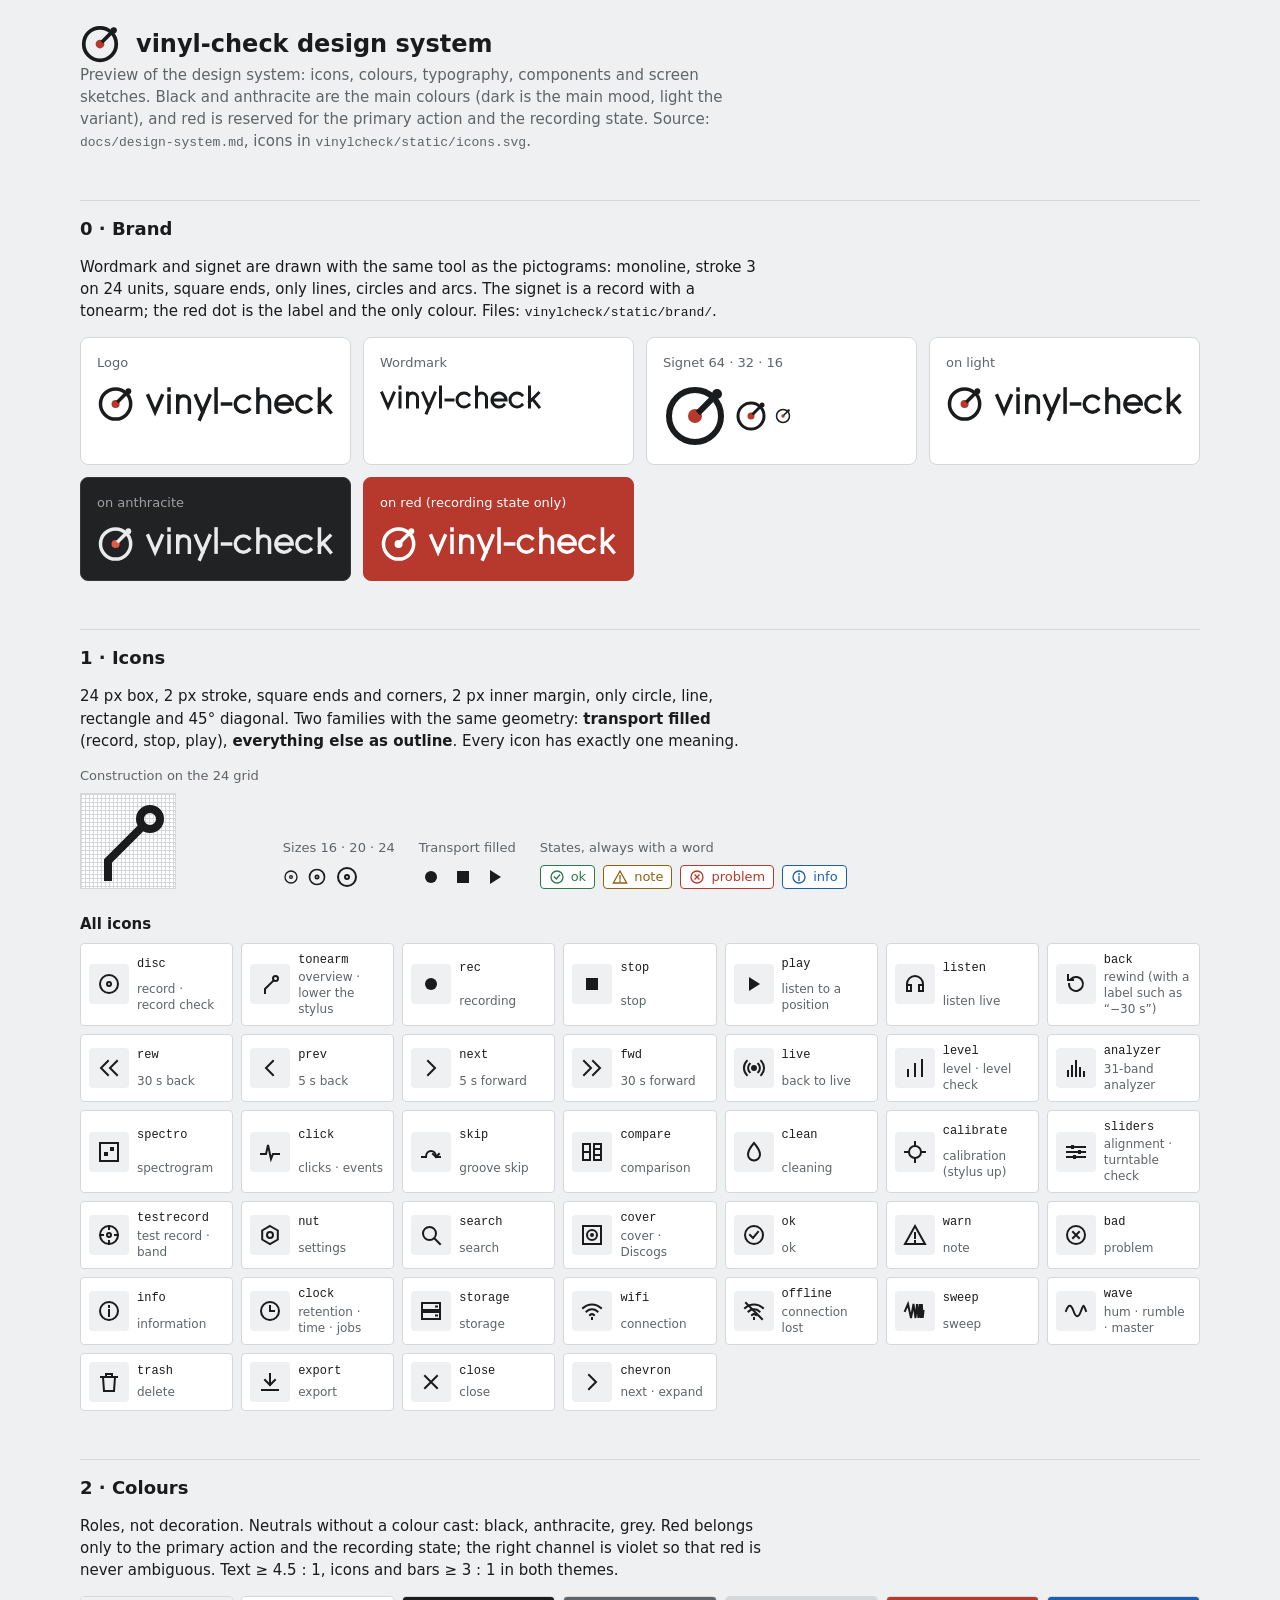
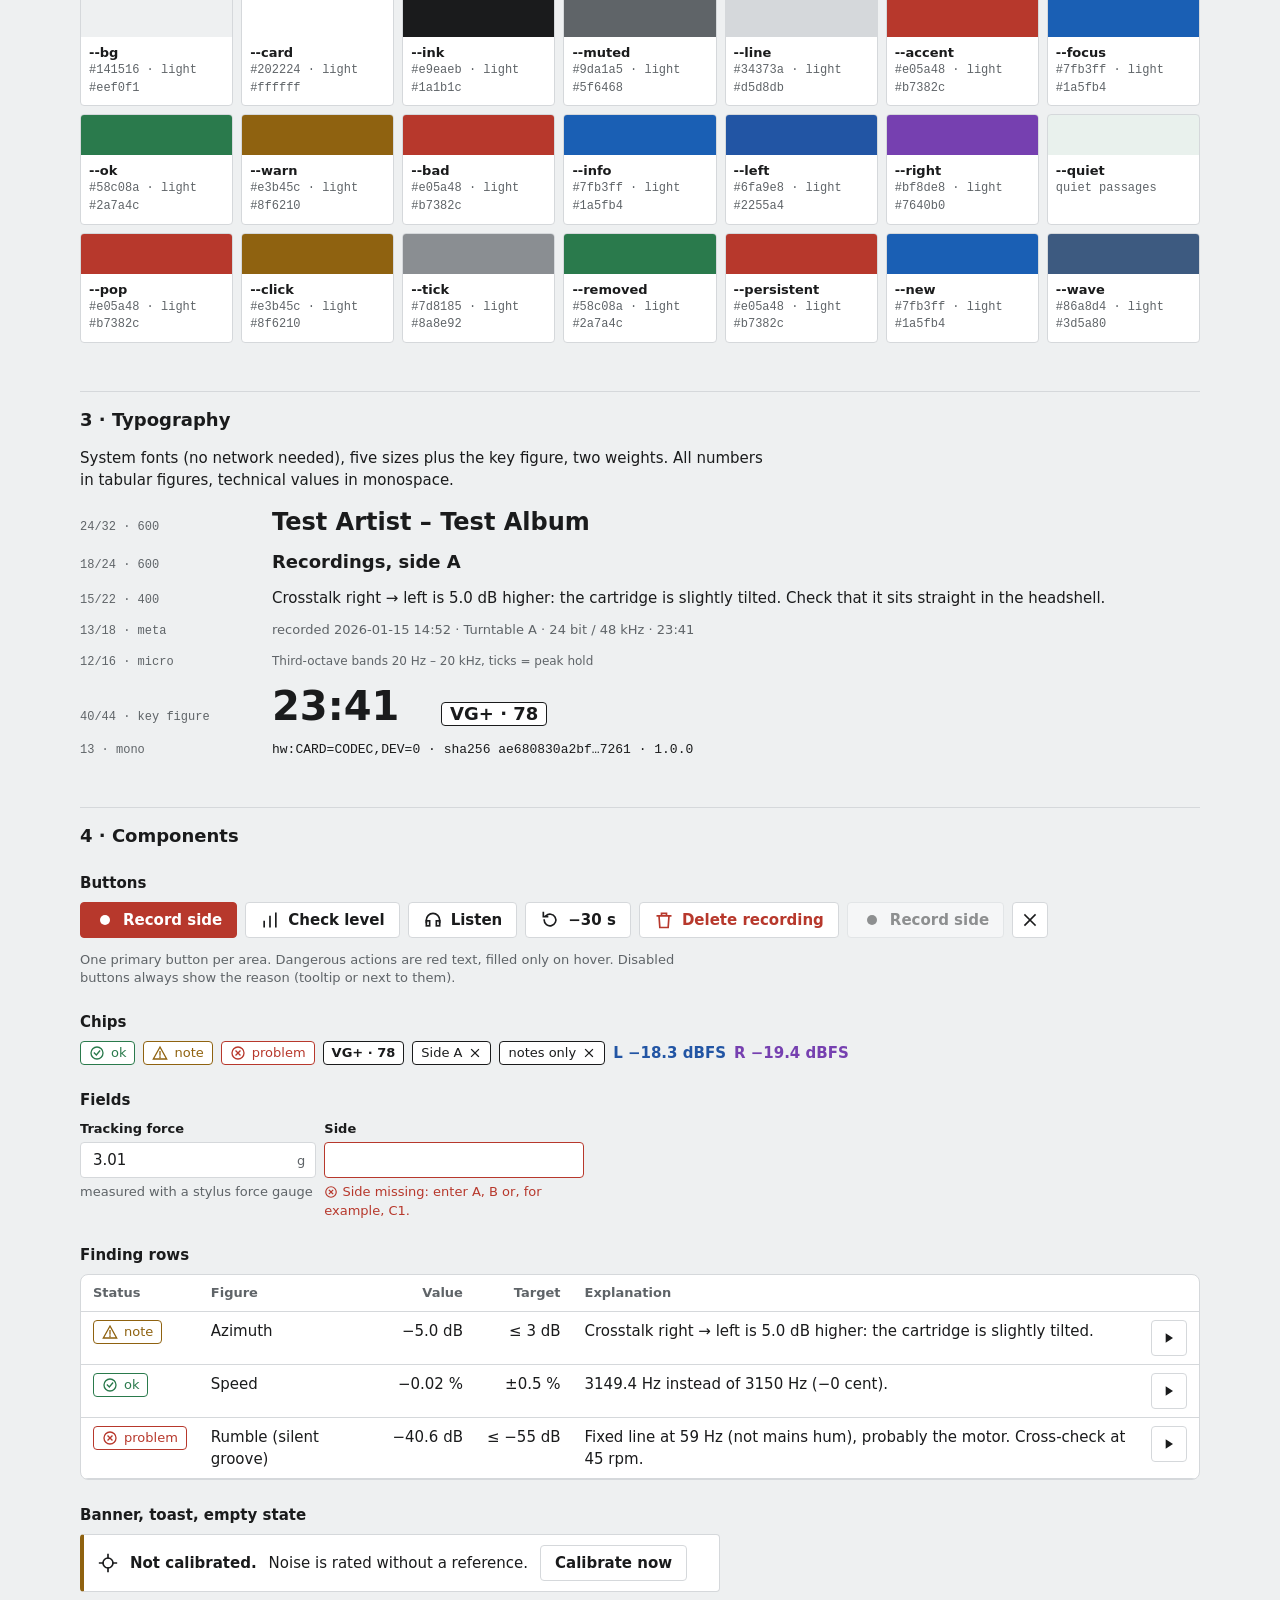
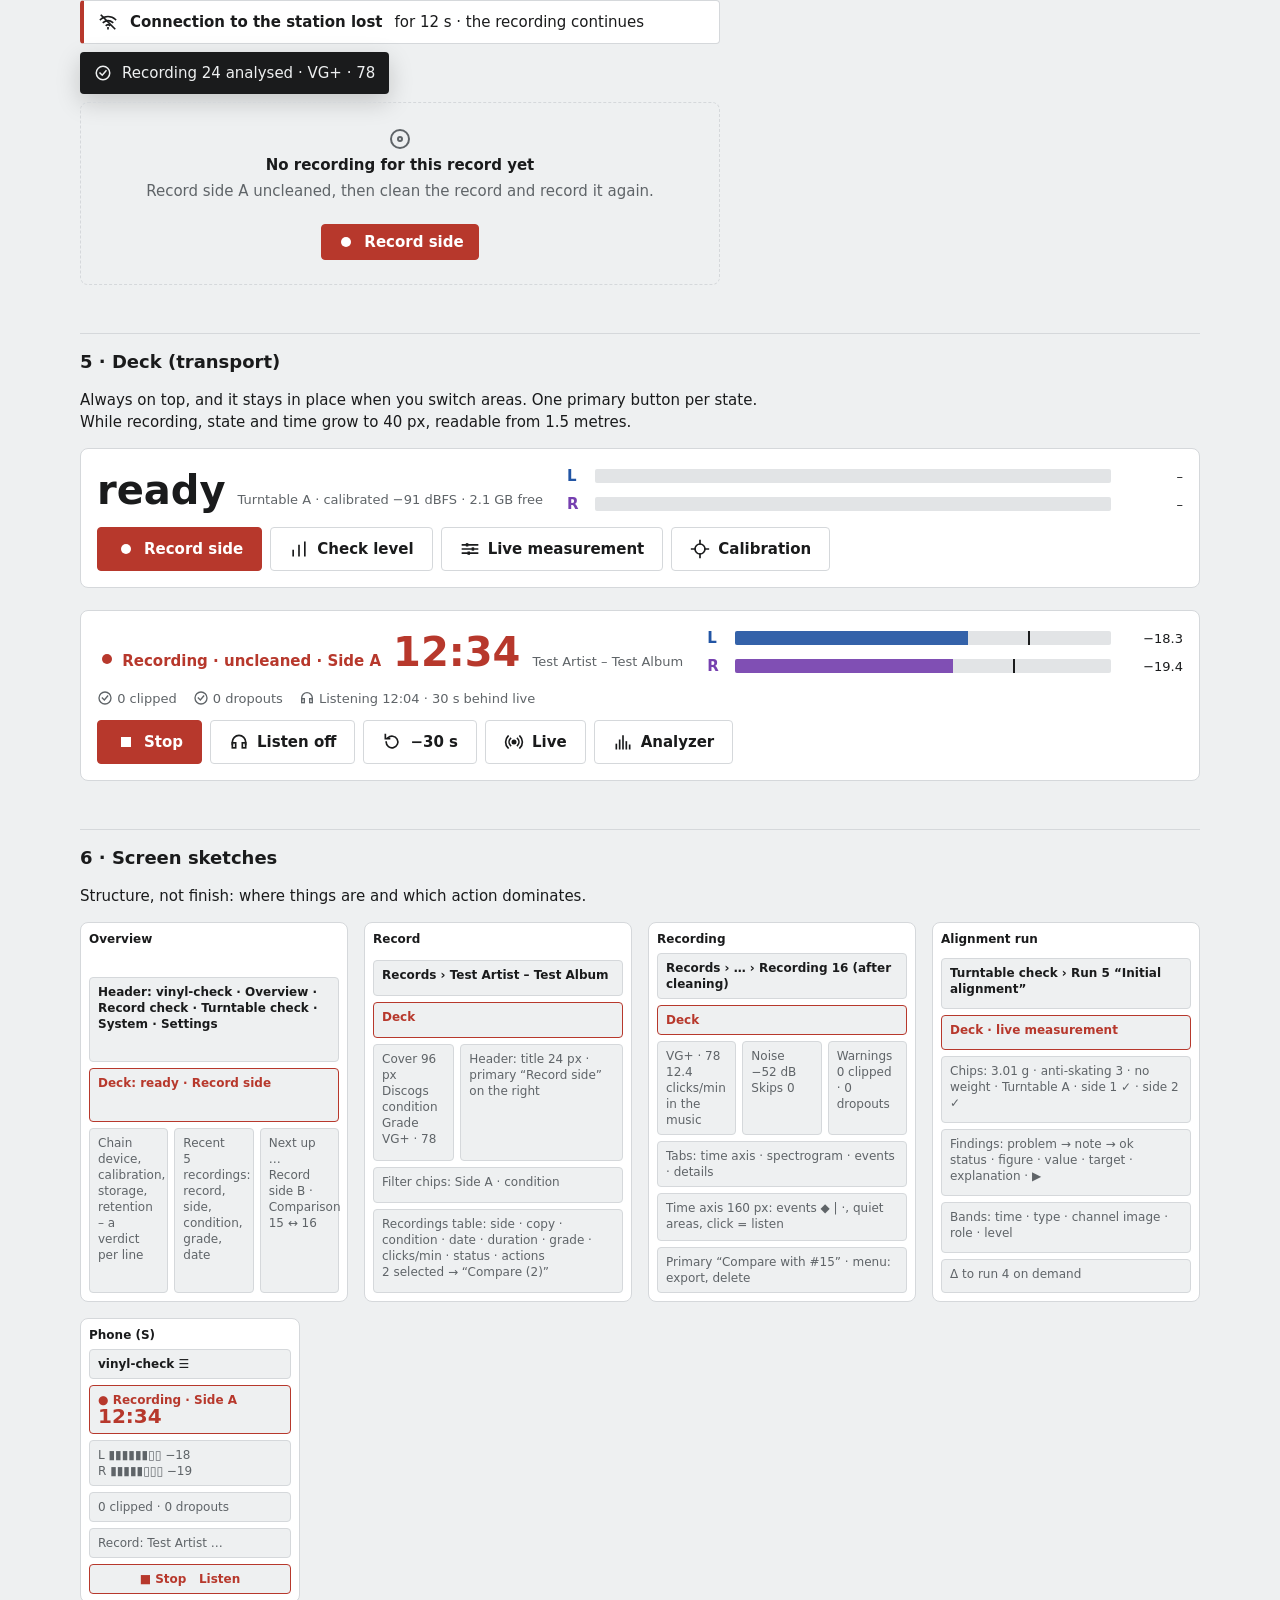
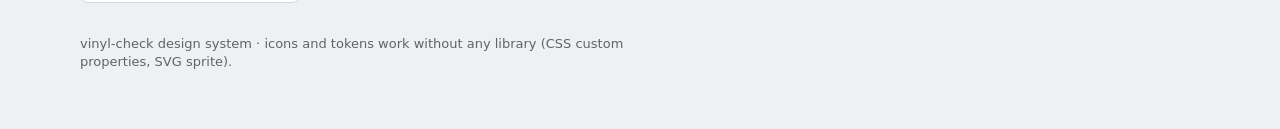
<file: docs/design-preview.html>
<!doctype html>
<html lang="en">
<meta charset="utf-8">
<meta name="viewport" content="width=device-width, initial-scale=1">
<title>vinyl-check design system</title>
<style>
/* Layout: sections in one column of at most 1120 px, previewing the tokens from docs/design-system.md.
   Dark (black/anthracite) is the main mood and light the variant; red only for the primary action and recording. */
:root {
  --bg:#141516; --card:#202224; --ink:#e9eaeb; --muted:#9da1a5; --line:#34373a;
  --accent:#e05a48; --accent-ink:#141516; --focus:#7fb3ff;
  --ok:#58c08a; --warn:#e3b45c; --bad:#e05a48; --info:#7fb3ff;
  --left:#6fa9e8; --right:#bf8de8; --quiet:rgba(88,192,138,.12); --meter-bg:#2b2e31;
  --pop:#e05a48; --click:#e3b45c; --tick:#7d8185;
  --removed:#58c08a; --persistent:#e05a48; --new:#7fb3ff; --wave:#86a8d4;
  --sans: system-ui, -apple-system, "Segoe UI", Roboto, sans-serif;
  --mono: ui-monospace, "SF Mono", Menlo, Consolas, monospace;
  color-scheme: dark;
}
@media (prefers-color-scheme: light) { :root:not([data-theme="dark"]) {
  --bg:#eef0f1; --card:#ffffff; --ink:#1a1b1c; --muted:#5f6468; --line:#d5d8db;
  --accent:#b7382c; --accent-ink:#ffffff; --focus:#1a5fb4;
  --ok:#2a7a4c; --warn:#8f6210; --bad:#b7382c; --info:#1a5fb4;
  --left:#2255a4; --right:#7640b0; --quiet:rgba(42,122,76,.10); --meter-bg:#e2e4e6;
  --pop:#b7382c; --click:#8f6210; --tick:#8a8e92;
  --removed:#2a7a4c; --persistent:#b7382c; --new:#1a5fb4; --wave:#3d5a80; color-scheme: light; } }
:root[data-theme="light"] {
  --bg:#eef0f1; --card:#ffffff; --ink:#1a1b1c; --muted:#5f6468; --line:#d5d8db;
  --accent:#b7382c; --accent-ink:#ffffff; --focus:#1a5fb4;
  --ok:#2a7a4c; --warn:#8f6210; --bad:#b7382c; --info:#1a5fb4;
  --left:#2255a4; --right:#7640b0; --quiet:rgba(42,122,76,.10); --meter-bg:#e2e4e6;
  --pop:#b7382c; --click:#8f6210; --tick:#8a8e92;
  --removed:#2a7a4c; --persistent:#b7382c; --new:#1a5fb4; --wave:#3d5a80; color-scheme: light; }
* { box-sizing: border-box; }
body { margin:0; background:var(--bg); color:var(--ink); font:15px/1.47 var(--sans); font-variant-numeric: tabular-nums;
  padding-left:max(16px, env(safe-area-inset-left, 0px)); padding-right:max(16px, env(safe-area-inset-right, 0px)); padding-block: 0 48px; }
.wrap { max-width:1120px; margin:0 auto; }
h1 { font-size:24px; line-height:32px; margin:24px 0 4px; font-weight:600; text-wrap:balance; }
h2 { font-size:18px; line-height:24px; margin:48px 0 12px; font-weight:600; padding-top:16px; border-top:1px solid var(--line); }
h3 { font-size:15px; line-height:22px; margin:24px 0 8px; font-weight:600; }
p, li { max-width:72ch; } .lead { color:var(--muted); margin:0 0 8px; }
.meta { font-size:13px; line-height:18px; color:var(--muted); }
code, .mono { font-family:var(--mono); font-size:13px; }
a { color:var(--info); }
:focus-visible { outline:2px solid var(--focus); outline-offset:2px; }
.i { display:inline-block; vertical-align:-0.2em; flex:none; }
/* Brand */
.brand { display:grid; grid-template-columns:repeat(auto-fit, minmax(260px, 1fr)); gap:12px; }
.bcard { background:var(--card); border:1px solid var(--line); border-radius:8px; padding:16px; display:grid; gap:12px; align-content:start; min-width:0; }
.bcard.forced-light { background:#ffffff; color:#1a1b1c; --accent:#b7382c; border-color:#d5d8db; }
.bcard.forced-light .meta { color:#5f6468; }
.bcard.forced-dark { background:#202224; color:#e9eaeb; --accent:#e05a48; border-color:#34373a; }
.bcard.forced-dark .meta { color:#9da1a5; }
.bcard.forced-accent { background:#b7382c; color:#ffffff; --accent:#ffffff; border-color:#b7382c; }
.bcard.forced-accent .meta { color:#ffffff; }
/* Icons */
.icons { display:grid; grid-template-columns:repeat(auto-fill, minmax(150px, 1fr)); gap:8px; }
.ic { display:grid; grid-template-columns:40px 1fr; grid-template-rows:auto auto; column-gap:8px; align-items:center; padding:8px; background:var(--card); border:1px solid var(--line); border-radius:4px; min-width:0; }
.ic-box { grid-row:1 / span 2; width:40px; height:40px; display:flex; align-items:center; justify-content:center; border-radius:4px; background:var(--bg); }
.ic code { font-size:12px; } .ic span { font-size:12px; line-height:16px; color:var(--muted); }
.row { display:flex; flex-wrap:wrap; gap:8px; align-items:center; }
.grid24 { width:96px; height:96px; background-color:var(--card); border:1px solid var(--line);
  background-image:linear-gradient(var(--line) 1px, transparent 1px), linear-gradient(90deg, var(--line) 1px, transparent 1px); background-size:4px 4px; display:flex; align-items:center; justify-content:center; }
.grid24 svg { width:96px; height:96px; }
.fam { display:flex; gap:24px; flex-wrap:wrap; align-items:flex-end; }
.fam > div { display:flex; flex-direction:column; gap:8px; align-items:flex-start; }
/* Colours */
.sw { display:grid; grid-template-columns:repeat(auto-fill, minmax(150px, 1fr)); gap:8px; }
.sw > div { border:1px solid var(--line); border-radius:4px; overflow:hidden; background:var(--card); min-width:0; }
.sw i { display:block; height:40px; }
.sw b { display:block; padding:6px 8px 0; font-size:13px; font-weight:600; }
.sw span { display:block; padding:0 8px 8px; font-size:12px; color:var(--muted); font-family:var(--mono); }
/* Typography */
.type { display:grid; gap:12px; }
.type > div { display:grid; grid-template-columns:minmax(120px, 180px) 1fr; gap:12px; align-items:baseline; min-width:0; }
.type small { font-size:12px; color:var(--muted); font-family:var(--mono); }
.t-title { font-size:24px; line-height:32px; font-weight:600; } .t-h2 { font-size:18px; line-height:24px; font-weight:600; }
.t-body { font-size:15px; line-height:22px; } .t-meta { font-size:13px; line-height:18px; color:var(--muted); }
.t-micro { font-size:12px; line-height:16px; color:var(--muted); } .t-kpi { font-size:40px; line-height:44px; font-weight:600; }
/* Components */
button { font:inherit; font-weight:600; min-height:36px; padding:0 14px; border-radius:4px; border:1px solid var(--line); background:var(--card); color:var(--ink); display:inline-flex; align-items:center; gap:8px; cursor:pointer; }
button.primary { background:var(--accent); border-color:var(--accent); color:var(--accent-ink); }
button.danger { color:var(--bad); } button.danger:hover { background:var(--bad); color:var(--accent-ink); border-color:var(--bad); }
button:disabled { opacity:.45; cursor:default; } button.big { min-height:44px; padding:0 18px; }
button.icon { width:36px; padding:0; justify-content:center; }
.chip { display:inline-flex; align-items:center; gap:6px; font-size:13px; line-height:18px; padding:2px 8px; border-radius:4px; border:1px solid currentColor; background:var(--card); }
.chip.ok { color:var(--ok); } .chip.warn { color:var(--warn); } .chip.bad { color:var(--bad); } .chip.info { color:var(--info); }
.chip.grade { color:var(--ink); font-weight:600; } .chip.filter { color:var(--ink); }
.L { color:var(--left); font-weight:600; } .R { color:var(--right); font-weight:600; }
.field { display:grid; gap:4px; max-width:260px; } .field label { font-weight:600; font-size:13px; }
.field .in { display:flex; align-items:center; border:1px solid var(--line); border-radius:4px; background:var(--card); min-height:36px; padding:0 10px; gap:8px; }
.field .in input { border:0; background:transparent; color:inherit; font:inherit; width:100%; min-width:0; outline:none; }
.field .in span { color:var(--muted); font-size:13px; } .field .help { font-size:13px; color:var(--muted); }
.field.err .in { border-color:var(--bad); } .field.err .help { color:var(--bad); }
table { border-collapse:collapse; width:100%; font-size:15px; } th, td { text-align:left; padding:8px 12px; border-bottom:1px solid var(--line); vertical-align:top; }
th { font-size:13px; color:var(--muted); font-weight:600; } td.num, th.num { text-align:right; white-space:nowrap; }
.tbl { overflow-x:auto; background:var(--card); border:1px solid var(--line); border-radius:8px; }
.banner { display:flex; gap:12px; align-items:center; padding:10px 14px; border:1px solid var(--line); border-left:4px solid var(--warn); border-radius:4px; background:var(--card); flex-wrap:wrap; }
.banner.bad { border-left-color:var(--bad); } .banner.info { border-left-color:var(--info); }
.toast { display:inline-flex; gap:10px; align-items:center; padding:10px 14px; background:var(--ink); color:var(--bg); border-radius:4px; box-shadow:0 8px 24px rgba(0,0,0,.18); }
.empty { padding:24px; text-align:center; color:var(--muted); border:1px dashed var(--line); border-radius:8px; }
.empty b { color:var(--ink); display:block; margin-bottom:4px; }
/* Deck */
.deck { background:var(--card); border:1px solid var(--line); border-radius:8px; padding:16px; display:grid; gap:12px; }
.deck .top { display:flex; gap:16px 24px; flex-wrap:wrap; align-items:center; justify-content:space-between; }
.state { display:flex; gap:12px; align-items:baseline; flex-wrap:wrap; }
.state .kpi { font-size:40px; line-height:44px; font-weight:600; }
.deck.rec .state .kpi, .deck.rec .state .w { color:var(--accent); }
.meter { display:grid; gap:6px; flex:1 1 280px; min-width:0; }
.ch { display:grid; grid-template-columns:20px 1fr 64px; gap:8px; align-items:center; }
.bar { height:14px; background:var(--meter-bg); border-radius:2px; position:relative; overflow:hidden; }
.bar i { position:absolute; left:0; top:0; bottom:0; } .bar .rms { opacity:.9; } .bar .pk { width:2px; background:var(--ink); }
.ch:nth-child(1) .rms { background:var(--left); } .ch:nth-child(2) .rms { background:var(--right); }
.ch .v { text-align:right; font-size:13px; }
.warnline { display:flex; gap:16px; flex-wrap:wrap; font-size:13px; color:var(--muted); }
.buttons { display:flex; gap:8px; flex-wrap:wrap; }
/* Screen sketches */
.sk { display:grid; grid-template-columns:repeat(auto-fit, minmax(260px, 1fr)); gap:16px; }
.frame { border:1px solid var(--line); border-radius:8px; background:var(--card); padding:8px; display:grid; gap:6px; font-size:12px; line-height:16px; color:var(--muted); min-width:0; }
.frame .b { border:1px solid var(--line); border-radius:4px; padding:6px 8px; background:var(--bg); min-width:0; }
.frame .b.acc { border-color:var(--accent); color:var(--accent); font-weight:600; }
.frame .b.ink { color:var(--ink); font-weight:600; }
.frame .two { display:grid; grid-template-columns:1fr 2fr; gap:6px; } .frame .three { display:grid; grid-template-columns:1fr 1fr 1fr; gap:6px; }
.frame .cap { font-weight:600; color:var(--ink); }
.phone { max-width:220px; }
@media (prefers-reduced-motion: no-preference) { button { transition: background .12s, color .12s; } }
</style>
<svg xmlns="http://www.w3.org/2000/svg" style="display:none">
<!-- vinyl-check icon set (copy of vinylcheck/static/icons.svg): 24 px box, 2 px stroke, square ends and corners,
     2 px inner margin, only circle/line/rectangle/45°. Outline = objects and states, filled = transport
     (rec, stop, play). Usage: &lt;svg class="i" width="20" height="20" aria-hidden="true"&gt;&lt;use href="icons.svg#i-rec"/&gt;&lt;/svg&gt;
     Every icon has exactly one meaning (list in docs/design-system.md). -->
<symbol id="i-disc" viewBox="0 0 24 24"><g fill="none" stroke="currentColor" stroke-width="2" stroke-linecap="square" stroke-linejoin="miter"><circle cx="12" cy="12" r="9"/><circle cx="12" cy="12" r="2"/></g></symbol>
<symbol id="i-tonearm" viewBox="0 0 24 24"><g fill="none" stroke="currentColor" stroke-width="2" stroke-linecap="square" stroke-linejoin="miter"><circle cx="17.5" cy="6.5" r="2.5"/><path d="M15.7 8.3 7 17v4"/></g></symbol>
<symbol id="i-rec" viewBox="0 0 24 24"><g fill="currentColor" stroke="none"><circle cx="12" cy="12" r="6"/></g></symbol>
<symbol id="i-stop" viewBox="0 0 24 24"><g fill="currentColor" stroke="none"><rect x="6" y="6" width="12" height="12"/></g></symbol>
<symbol id="i-play" viewBox="0 0 24 24"><g fill="currentColor" stroke="none"><path d="M7 5v14l11-7z"/></g></symbol>
<symbol id="i-listen" viewBox="0 0 24 24"><g fill="none" stroke="currentColor" stroke-width="2" stroke-linecap="square" stroke-linejoin="miter"><path d="M4 15v-3a8 8 0 0 1 16 0v3"/><rect x="4" y="13" width="4" height="6"/><rect x="16" y="13" width="4" height="6"/></g></symbol>
<symbol id="i-back" viewBox="0 0 24 24"><g fill="none" stroke="currentColor" stroke-width="2" stroke-linecap="square" stroke-linejoin="miter"><path d="M5 12a7 7 0 1 0 2.1-5"/><path d="M4 3v5h5"/></g></symbol>
<symbol id="i-live" viewBox="0 0 24 24"><g fill="none" stroke="currentColor" stroke-width="2" stroke-linecap="square" stroke-linejoin="miter"><circle cx="12" cy="12" r="2" fill="currentColor"/><path d="M7.8 7.8a6 6 0 0 0 0 8.4"/><path d="M16.2 7.8a6 6 0 0 1 0 8.4"/><path d="M4.9 4.9a10 10 0 0 0 0 14.2"/><path d="M19.1 4.9a10 10 0 0 1 0 14.2"/></g></symbol>
<symbol id="i-level" viewBox="0 0 24 24"><g fill="none" stroke="currentColor" stroke-width="2" stroke-linecap="square" stroke-linejoin="miter"><path d="M5 20v-6"/><path d="M12 20V8"/><path d="M19 20V4"/></g></symbol>
<symbol id="i-analyzer" viewBox="0 0 24 24"><g fill="none" stroke="currentColor" stroke-width="2" stroke-linecap="square" stroke-linejoin="miter"><path d="M4 20v-5"/><path d="M8 20V10"/><path d="M12 20V5"/><path d="M16 20v-8"/><path d="M20 20v-4"/></g></symbol>
<symbol id="i-spectro" viewBox="0 0 24 24"><g fill="none" stroke="currentColor" stroke-width="2" stroke-linecap="square" stroke-linejoin="miter"><rect x="3" y="3" width="18" height="18"/><rect x="7" y="12" width="4" height="4" fill="currentColor" stroke="none"/><rect x="13" y="7" width="4" height="4" fill="currentColor" stroke="none"/></g></symbol>
<symbol id="i-click" viewBox="0 0 24 24"><g fill="none" stroke="currentColor" stroke-width="2" stroke-linecap="square" stroke-linejoin="miter"><path d="M3 14h5l2-9 3 14 2-5h6"/></g></symbol>
<symbol id="i-skip" viewBox="0 0 24 24"><g fill="none" stroke="currentColor" stroke-width="2" stroke-linecap="square" stroke-linejoin="miter"><path d="M3 17h4"/><path d="M7 17c0-8 10-8 10 0"/><path d="M17 17h4"/><path d="M14 14l3 3 3-3"/></g></symbol>
<symbol id="i-compare" viewBox="0 0 24 24"><g fill="none" stroke="currentColor" stroke-width="2" stroke-linecap="square" stroke-linejoin="miter"><rect x="3" y="4" width="7" height="16"/><rect x="14" y="4" width="7" height="16"/><path d="M5 12h3M16 9h3M16 15h3"/></g></symbol>
<symbol id="i-clean" viewBox="0 0 24 24"><g fill="none" stroke="currentColor" stroke-width="2" stroke-linecap="square" stroke-linejoin="miter"><path d="M12 3c0 0 6 7 6 11.5a6 6 0 0 1-12 0C6 10 12 3 12 3z"/></g></symbol>
<symbol id="i-calibrate" viewBox="0 0 24 24"><g fill="none" stroke="currentColor" stroke-width="2" stroke-linecap="square" stroke-linejoin="miter"><circle cx="12" cy="12" r="6"/><path d="M12 2v4M12 18v4M2 12h4M18 12h4"/></g></symbol>
<symbol id="i-sliders" viewBox="0 0 24 24"><g fill="none" stroke="currentColor" stroke-width="2" stroke-linecap="square" stroke-linejoin="miter"><path d="M3 7h18M3 12h18M3 17h18"/><rect x="7" y="5" width="3" height="4" fill="currentColor" stroke="none"/><rect x="14" y="10" width="3" height="4" fill="currentColor" stroke="none"/><rect x="9" y="15" width="3" height="4" fill="currentColor" stroke="none"/></g></symbol>
<symbol id="i-testrecord" viewBox="0 0 24 24"><g fill="none" stroke="currentColor" stroke-width="2" stroke-linecap="square" stroke-linejoin="miter"><circle cx="12" cy="12" r="9"/><circle cx="12" cy="12" r="2"/><path d="M12 3v3M21 12h-3M12 21v-3M3 12h3"/></g></symbol>
<symbol id="i-nut" viewBox="0 0 24 24"><g fill="none" stroke="currentColor" stroke-width="2" stroke-linecap="square" stroke-linejoin="miter"><path d="M12 3l7.8 4.5v9L12 21l-7.8-4.5v-9z"/><circle cx="12" cy="12" r="3"/></g></symbol>
<symbol id="i-search" viewBox="0 0 24 24"><g fill="none" stroke="currentColor" stroke-width="2" stroke-linecap="square" stroke-linejoin="miter"><circle cx="10.5" cy="10.5" r="6.5"/><path d="M15.5 15.5 21 21"/></g></symbol>
<symbol id="i-cover" viewBox="0 0 24 24"><g fill="none" stroke="currentColor" stroke-width="2" stroke-linecap="square" stroke-linejoin="miter"><rect x="3" y="3" width="18" height="18"/><circle cx="12" cy="12" r="5"/><circle cx="12" cy="12" r="1" fill="currentColor"/></g></symbol>
<symbol id="i-ok" viewBox="0 0 24 24"><g fill="none" stroke="currentColor" stroke-width="2" stroke-linecap="square" stroke-linejoin="miter"><circle cx="12" cy="12" r="9"/><path d="M8 12l3 3 5-6"/></g></symbol>
<symbol id="i-warn" viewBox="0 0 24 24"><g fill="none" stroke="currentColor" stroke-width="2" stroke-linecap="square" stroke-linejoin="miter"><path d="M12 3l10 18H2z"/><path d="M12 10v5"/><path d="M12 18v1"/></g></symbol>
<symbol id="i-bad" viewBox="0 0 24 24"><g fill="none" stroke="currentColor" stroke-width="2" stroke-linecap="square" stroke-linejoin="miter"><circle cx="12" cy="12" r="9"/><path d="M9 9l6 6M15 9l-6 6"/></g></symbol>
<symbol id="i-info" viewBox="0 0 24 24"><g fill="none" stroke="currentColor" stroke-width="2" stroke-linecap="square" stroke-linejoin="miter"><circle cx="12" cy="12" r="9"/><path d="M12 11v6"/><path d="M12 7v1"/></g></symbol>
<symbol id="i-clock" viewBox="0 0 24 24"><g fill="none" stroke="currentColor" stroke-width="2" stroke-linecap="square" stroke-linejoin="miter"><circle cx="12" cy="12" r="9"/><path d="M12 7v5h4"/></g></symbol>
<symbol id="i-storage" viewBox="0 0 24 24"><g fill="none" stroke="currentColor" stroke-width="2" stroke-linecap="square" stroke-linejoin="miter"><rect x="3" y="4" width="18" height="7"/><rect x="3" y="13" width="18" height="7"/><path d="M17 7.5h1M17 16.5h1"/></g></symbol>
<symbol id="i-wifi" viewBox="0 0 24 24"><g fill="none" stroke="currentColor" stroke-width="2" stroke-linecap="square" stroke-linejoin="miter"><path d="M3 9a13 13 0 0 1 18 0"/><path d="M6.5 12.5a8 8 0 0 1 11 0"/><path d="M10 16a3 3 0 0 1 4 0"/><path d="M12 19v1"/></g></symbol>
<symbol id="i-offline" viewBox="0 0 24 24"><g fill="none" stroke="currentColor" stroke-width="2" stroke-linecap="square" stroke-linejoin="miter"><path d="M3 9a13 13 0 0 1 18 0"/><path d="M6.5 12.5a8 8 0 0 1 11 0"/><path d="M10 16a3 3 0 0 1 4 0"/><path d="M12 19v1"/><path d="M4 4l16 16"/></g></symbol>
<symbol id="i-sweep" viewBox="0 0 24 24"><g fill="none" stroke="currentColor" stroke-width="2" stroke-linecap="square" stroke-linejoin="miter"><path d="M2 12 5 5l3 14 2.5-14 2 14 1.5-14 1.5 14 1.2-14 1.1 14 1-14 .9 14 .8-7"/></g></symbol>
<symbol id="i-wave" viewBox="0 0 24 24"><g fill="none" stroke="currentColor" stroke-width="2" stroke-linecap="square" stroke-linejoin="miter"><path d="M2 12c2.5-7 5-7 7.5 0s5 7 7.5 0 2.5-7 5 0"/></g></symbol>
<symbol id="i-trash" viewBox="0 0 24 24"><g fill="none" stroke="currentColor" stroke-width="2" stroke-linecap="square" stroke-linejoin="miter"><path d="M4 7h16M9 7V4h6v3M6 7l1 14h10l1-14"/></g></symbol>
<symbol id="i-export" viewBox="0 0 24 24"><g fill="none" stroke="currentColor" stroke-width="2" stroke-linecap="square" stroke-linejoin="miter"><path d="M12 4v11M7 10l5 5 5-5"/><path d="M4 20h16"/></g></symbol>
<symbol id="i-close" viewBox="0 0 24 24"><g fill="none" stroke="currentColor" stroke-width="2" stroke-linecap="square" stroke-linejoin="miter"><path d="M6 6l12 12M18 6 6 18"/></g></symbol>
<symbol id="i-chevron" viewBox="0 0 24 24"><g fill="none" stroke="currentColor" stroke-width="2" stroke-linecap="square" stroke-linejoin="miter"><path d="M9 5l7 7-7 7"/></g></symbol>
<symbol id="i-rew" viewBox="0 0 24 24"><g fill="none" stroke="currentColor" stroke-width="2" stroke-linecap="square" stroke-linejoin="miter"><path d="M11 5l-7 7 7 7"/><path d="M20 5l-7 7 7 7"/></g></symbol>
<symbol id="i-fwd" viewBox="0 0 24 24"><g fill="none" stroke="currentColor" stroke-width="2" stroke-linecap="square" stroke-linejoin="miter"><path d="M4 5l7 7-7 7"/><path d="M13 5l7 7-7 7"/></g></symbol>
<symbol id="i-prev" viewBox="0 0 24 24"><g fill="none" stroke="currentColor" stroke-width="2" stroke-linecap="square" stroke-linejoin="miter"><path d="M15 5l-7 7 7 7"/></g></symbol>
<symbol id="i-next" viewBox="0 0 24 24"><g fill="none" stroke="currentColor" stroke-width="2" stroke-linecap="square" stroke-linejoin="miter"><path d="M9 5l7 7-7 7"/></g></symbol>
</svg>

<div class="wrap">
<div class="row" style="margin-top:24px;gap:16px"><svg viewBox="0 0 32 32" height="40" role="img" aria-label="vinyl-check signet"><g transform="translate(0 0)"><circle cx="16" cy="16" r="13" fill="none" stroke="currentColor" stroke-width="3"/><circle cx="16" cy="16" r="3.5" fill="var(--accent)"/><circle cx="27" cy="5" r="2.5" fill="currentColor"/><path d="M25.2 6.8 18.5 13.5" fill="none" stroke="currentColor" stroke-width="3" stroke-linecap="square"/></g></svg><h1 style="margin:0">vinyl-check design system</h1></div>
<p class="lead">Preview of the design system: icons, colours, typography, components and screen sketches. Black and anthracite are the main colours (dark is the main mood, light the variant), and red is reserved for the primary action and the recording state. Source: <code>docs/design-system.md</code>, icons in <code>vinylcheck/static/icons.svg</code>.</p>

<h2>0 · Brand</h2>
<p>Wordmark and signet are drawn with the same tool as the pictograms: monoline, stroke 3 on 24 units, square ends, only lines, circles and arcs. The signet is a record with a tonearm; the red dot is the label and the only colour. Files: <code>vinylcheck/static/brand/</code>.</p>
<div class="brand">
  <div class="bcard"><span class="meta">Logo</span><svg viewBox="0 0 204 32" height="40" style="max-width:100%" role="img" aria-label="vinyl-check"><g transform="translate(0 0)"><circle cx="16" cy="16" r="13" fill="none" stroke="currentColor" stroke-width="3"/><circle cx="16" cy="16" r="3.5" fill="var(--accent)"/><circle cx="27" cy="5" r="2.5" fill="currentColor"/><path d="M25.2 6.8 18.5 13.5" fill="none" stroke="currentColor" stroke-width="3" stroke-linecap="square"/></g><g transform="translate(42 0)"><g fill="none" stroke="currentColor" stroke-width="3" stroke-linecap="square" stroke-linejoin="miter" transform="translate(2 1)">
<path transform="translate(0 0)" d="M0 8 L6 22 L12 8"/>
<path transform="translate(16 0)" d="M2 8 V22 M2 2 V3"/>
<path transform="translate(24 0)" d="M1.5 8 V22 M1.5 13 a5 5 0 0 1 10 0 V22"/>
<path transform="translate(41 0)" d="M0 8 L6 22 M12 8 L3.5 28"/>
<path transform="translate(57 0)" d="M1.5 2 V22"/>
<path transform="translate(64 0)" d="M0 15 H7"/>
<path transform="translate(75 0)" d="M11.95 10.05 A7 7 0 1 0 11.95 19.95"/>
<path transform="translate(93 0)" d="M1.5 2 V22 M1.5 13 a5 5 0 0 1 10 0 V22"/>
<path transform="translate(110 0)" d="M0.5 15 H14 A7 7 0 1 0 11.95 19.95"/>
<path transform="translate(128 0)" d="M11.95 10.05 A7 7 0 1 0 11.95 19.95"/>
<path transform="translate(146 0)" d="M1.5 2 V22 M10.5 8 L1.5 17 M4.5 14 L11 22"/>
</g></g></svg></div>
  <div class="bcard"><span class="meta">Wordmark</span><svg viewBox="0 0 162 32" height="32" style="max-width:100%" role="img" aria-label="vinyl-check"><g fill="none" stroke="currentColor" stroke-width="3" stroke-linecap="square" stroke-linejoin="miter" transform="translate(2 1)">
<path transform="translate(0 0)" d="M0 8 L6 22 L12 8"/>
<path transform="translate(16 0)" d="M2 8 V22 M2 2 V3"/>
<path transform="translate(24 0)" d="M1.5 8 V22 M1.5 13 a5 5 0 0 1 10 0 V22"/>
<path transform="translate(41 0)" d="M0 8 L6 22 M12 8 L3.5 28"/>
<path transform="translate(57 0)" d="M1.5 2 V22"/>
<path transform="translate(64 0)" d="M0 15 H7"/>
<path transform="translate(75 0)" d="M11.95 10.05 A7 7 0 1 0 11.95 19.95"/>
<path transform="translate(93 0)" d="M1.5 2 V22 M1.5 13 a5 5 0 0 1 10 0 V22"/>
<path transform="translate(110 0)" d="M0.5 15 H14 A7 7 0 1 0 11.95 19.95"/>
<path transform="translate(128 0)" d="M11.95 10.05 A7 7 0 1 0 11.95 19.95"/>
<path transform="translate(146 0)" d="M1.5 2 V22 M10.5 8 L1.5 17 M4.5 14 L11 22"/>
</g></svg></div>
  <div class="bcard"><span class="meta">Signet 64 · 32 · 16</span><div class="row"><svg viewBox="0 0 32 32" height="64" role="img" aria-label="vinyl-check signet"><g transform="translate(0 0)"><circle cx="16" cy="16" r="13" fill="none" stroke="currentColor" stroke-width="3"/><circle cx="16" cy="16" r="3.5" fill="var(--accent)"/><circle cx="27" cy="5" r="2.5" fill="currentColor"/><path d="M25.2 6.8 18.5 13.5" fill="none" stroke="currentColor" stroke-width="3" stroke-linecap="square"/></g></svg><svg viewBox="0 0 32 32" height="32" role="img" aria-label="vinyl-check signet"><g transform="translate(0 0)"><circle cx="16" cy="16" r="13" fill="none" stroke="currentColor" stroke-width="3"/><circle cx="16" cy="16" r="3.5" fill="var(--accent)"/><circle cx="27" cy="5" r="2.5" fill="currentColor"/><path d="M25.2 6.8 18.5 13.5" fill="none" stroke="currentColor" stroke-width="3" stroke-linecap="square"/></g></svg><svg viewBox="0 0 32 32" height="16" role="img" aria-label="vinyl-check signet"><g transform="translate(0 0)"><circle cx="16" cy="16" r="13" fill="none" stroke="currentColor" stroke-width="3"/><circle cx="16" cy="16" r="3.5" fill="var(--accent)"/><circle cx="27" cy="5" r="2.5" fill="currentColor"/><path d="M25.2 6.8 18.5 13.5" fill="none" stroke="currentColor" stroke-width="3" stroke-linecap="square"/></g></svg></div></div>
  <div class="bcard forced-light"><span class="meta">on light</span><svg viewBox="0 0 204 32" height="40" style="max-width:100%" role="img" aria-label="vinyl-check"><g transform="translate(0 0)"><circle cx="16" cy="16" r="13" fill="none" stroke="currentColor" stroke-width="3"/><circle cx="16" cy="16" r="3.5" fill="var(--accent)"/><circle cx="27" cy="5" r="2.5" fill="currentColor"/><path d="M25.2 6.8 18.5 13.5" fill="none" stroke="currentColor" stroke-width="3" stroke-linecap="square"/></g><g transform="translate(42 0)"><g fill="none" stroke="currentColor" stroke-width="3" stroke-linecap="square" stroke-linejoin="miter" transform="translate(2 1)">
<path transform="translate(0 0)" d="M0 8 L6 22 L12 8"/>
<path transform="translate(16 0)" d="M2 8 V22 M2 2 V3"/>
<path transform="translate(24 0)" d="M1.5 8 V22 M1.5 13 a5 5 0 0 1 10 0 V22"/>
<path transform="translate(41 0)" d="M0 8 L6 22 M12 8 L3.5 28"/>
<path transform="translate(57 0)" d="M1.5 2 V22"/>
<path transform="translate(64 0)" d="M0 15 H7"/>
<path transform="translate(75 0)" d="M11.95 10.05 A7 7 0 1 0 11.95 19.95"/>
<path transform="translate(93 0)" d="M1.5 2 V22 M1.5 13 a5 5 0 0 1 10 0 V22"/>
<path transform="translate(110 0)" d="M0.5 15 H14 A7 7 0 1 0 11.95 19.95"/>
<path transform="translate(128 0)" d="M11.95 10.05 A7 7 0 1 0 11.95 19.95"/>
<path transform="translate(146 0)" d="M1.5 2 V22 M10.5 8 L1.5 17 M4.5 14 L11 22"/>
</g></g></svg></div>
  <div class="bcard forced-dark"><span class="meta">on anthracite</span><svg viewBox="0 0 204 32" height="40" style="max-width:100%" role="img" aria-label="vinyl-check"><g transform="translate(0 0)"><circle cx="16" cy="16" r="13" fill="none" stroke="currentColor" stroke-width="3"/><circle cx="16" cy="16" r="3.5" fill="var(--accent)"/><circle cx="27" cy="5" r="2.5" fill="currentColor"/><path d="M25.2 6.8 18.5 13.5" fill="none" stroke="currentColor" stroke-width="3" stroke-linecap="square"/></g><g transform="translate(42 0)"><g fill="none" stroke="currentColor" stroke-width="3" stroke-linecap="square" stroke-linejoin="miter" transform="translate(2 1)">
<path transform="translate(0 0)" d="M0 8 L6 22 L12 8"/>
<path transform="translate(16 0)" d="M2 8 V22 M2 2 V3"/>
<path transform="translate(24 0)" d="M1.5 8 V22 M1.5 13 a5 5 0 0 1 10 0 V22"/>
<path transform="translate(41 0)" d="M0 8 L6 22 M12 8 L3.5 28"/>
<path transform="translate(57 0)" d="M1.5 2 V22"/>
<path transform="translate(64 0)" d="M0 15 H7"/>
<path transform="translate(75 0)" d="M11.95 10.05 A7 7 0 1 0 11.95 19.95"/>
<path transform="translate(93 0)" d="M1.5 2 V22 M1.5 13 a5 5 0 0 1 10 0 V22"/>
<path transform="translate(110 0)" d="M0.5 15 H14 A7 7 0 1 0 11.95 19.95"/>
<path transform="translate(128 0)" d="M11.95 10.05 A7 7 0 1 0 11.95 19.95"/>
<path transform="translate(146 0)" d="M1.5 2 V22 M10.5 8 L1.5 17 M4.5 14 L11 22"/>
</g></g></svg></div>
  <div class="bcard forced-accent"><span class="meta">on red (recording state only)</span><svg viewBox="0 0 204 32" height="40" style="max-width:100%" role="img" aria-label="vinyl-check"><g transform="translate(0 0)"><circle cx="16" cy="16" r="13" fill="none" stroke="currentColor" stroke-width="3"/><circle cx="16" cy="16" r="3.5" fill="var(--accent)"/><circle cx="27" cy="5" r="2.5" fill="currentColor"/><path d="M25.2 6.8 18.5 13.5" fill="none" stroke="currentColor" stroke-width="3" stroke-linecap="square"/></g><g transform="translate(42 0)"><g fill="none" stroke="currentColor" stroke-width="3" stroke-linecap="square" stroke-linejoin="miter" transform="translate(2 1)">
<path transform="translate(0 0)" d="M0 8 L6 22 L12 8"/>
<path transform="translate(16 0)" d="M2 8 V22 M2 2 V3"/>
<path transform="translate(24 0)" d="M1.5 8 V22 M1.5 13 a5 5 0 0 1 10 0 V22"/>
<path transform="translate(41 0)" d="M0 8 L6 22 M12 8 L3.5 28"/>
<path transform="translate(57 0)" d="M1.5 2 V22"/>
<path transform="translate(64 0)" d="M0 15 H7"/>
<path transform="translate(75 0)" d="M11.95 10.05 A7 7 0 1 0 11.95 19.95"/>
<path transform="translate(93 0)" d="M1.5 2 V22 M1.5 13 a5 5 0 0 1 10 0 V22"/>
<path transform="translate(110 0)" d="M0.5 15 H14 A7 7 0 1 0 11.95 19.95"/>
<path transform="translate(128 0)" d="M11.95 10.05 A7 7 0 1 0 11.95 19.95"/>
<path transform="translate(146 0)" d="M1.5 2 V22 M10.5 8 L1.5 17 M4.5 14 L11 22"/>
</g></g></svg></div>
</div>
<h2>1 · Icons</h2>
<p>24 px box, 2 px stroke, square ends and corners, 2 px inner margin, only circle, line, rectangle and 45° diagonal. Two families with the same geometry: <b>transport filled</b> (record, stop, play), <b>everything else as outline</b>. Every icon has exactly one meaning.</p>
<div class="fam">
  <div><span class="meta">Construction on the 24 grid</span><div class="grid24"><svg class="i" width="96" height="96" aria-hidden="true"><use href="#i-tonearm"/></svg></div></div>
  <div><span class="meta">Sizes 16 · 20 · 24</span><div class="row"><svg class="i" width="16" height="16" aria-hidden="true"><use href="#i-disc"/></svg> <svg class="i" width="20" height="20" aria-hidden="true"><use href="#i-disc"/></svg> <svg class="i" width="24" height="24" aria-hidden="true"><use href="#i-disc"/></svg></div></div>
  <div><span class="meta">Transport filled</span><div class="row"><svg class="i" width="24" height="24" aria-hidden="true"><use href="#i-rec"/></svg> <svg class="i" width="24" height="24" aria-hidden="true"><use href="#i-stop"/></svg> <svg class="i" width="24" height="24" aria-hidden="true"><use href="#i-play"/></svg></div></div>
  <div><span class="meta">States, always with a word</span><div class="row"><span class="chip ok"><svg class="i" width="16" height="16" aria-hidden="true"><use href="#i-ok"/></svg> ok</span><span class="chip warn"><svg class="i" width="16" height="16" aria-hidden="true"><use href="#i-warn"/></svg> note</span><span class="chip bad"><svg class="i" width="16" height="16" aria-hidden="true"><use href="#i-bad"/></svg> problem</span><span class="chip info"><svg class="i" width="16" height="16" aria-hidden="true"><use href="#i-info"/></svg> info</span></div></div>
</div>
<h3>All icons</h3>
<div class="icons">
<div class="ic"><div class="ic-box"><svg class="i" width="24" height="24" aria-hidden="true"><use href="#i-disc"/></svg></div><code>disc</code><span>record · record check</span></div>
<div class="ic"><div class="ic-box"><svg class="i" width="24" height="24" aria-hidden="true"><use href="#i-tonearm"/></svg></div><code>tonearm</code><span>overview · lower the stylus</span></div>
<div class="ic"><div class="ic-box"><svg class="i" width="24" height="24" aria-hidden="true"><use href="#i-rec"/></svg></div><code>rec</code><span>recording</span></div>
<div class="ic"><div class="ic-box"><svg class="i" width="24" height="24" aria-hidden="true"><use href="#i-stop"/></svg></div><code>stop</code><span>stop</span></div>
<div class="ic"><div class="ic-box"><svg class="i" width="24" height="24" aria-hidden="true"><use href="#i-play"/></svg></div><code>play</code><span>listen to a position</span></div>
<div class="ic"><div class="ic-box"><svg class="i" width="24" height="24" aria-hidden="true"><use href="#i-listen"/></svg></div><code>listen</code><span>listen live</span></div>
<div class="ic"><div class="ic-box"><svg class="i" width="24" height="24" aria-hidden="true"><use href="#i-back"/></svg></div><code>back</code><span>rewind (with a label such as “−30 s”)</span></div>
<div class="ic"><div class="ic-box"><svg class="i" width="24" height="24" aria-hidden="true"><use href="#i-rew"/></svg></div><code>rew</code><span>30 s back</span></div>
<div class="ic"><div class="ic-box"><svg class="i" width="24" height="24" aria-hidden="true"><use href="#i-prev"/></svg></div><code>prev</code><span>5 s back</span></div>
<div class="ic"><div class="ic-box"><svg class="i" width="24" height="24" aria-hidden="true"><use href="#i-next"/></svg></div><code>next</code><span>5 s forward</span></div>
<div class="ic"><div class="ic-box"><svg class="i" width="24" height="24" aria-hidden="true"><use href="#i-fwd"/></svg></div><code>fwd</code><span>30 s forward</span></div>
<div class="ic"><div class="ic-box"><svg class="i" width="24" height="24" aria-hidden="true"><use href="#i-live"/></svg></div><code>live</code><span>back to live</span></div>
<div class="ic"><div class="ic-box"><svg class="i" width="24" height="24" aria-hidden="true"><use href="#i-level"/></svg></div><code>level</code><span>level · level check</span></div>
<div class="ic"><div class="ic-box"><svg class="i" width="24" height="24" aria-hidden="true"><use href="#i-analyzer"/></svg></div><code>analyzer</code><span>31-band analyzer</span></div>
<div class="ic"><div class="ic-box"><svg class="i" width="24" height="24" aria-hidden="true"><use href="#i-spectro"/></svg></div><code>spectro</code><span>spectrogram</span></div>
<div class="ic"><div class="ic-box"><svg class="i" width="24" height="24" aria-hidden="true"><use href="#i-click"/></svg></div><code>click</code><span>clicks · events</span></div>
<div class="ic"><div class="ic-box"><svg class="i" width="24" height="24" aria-hidden="true"><use href="#i-skip"/></svg></div><code>skip</code><span>groove skip</span></div>
<div class="ic"><div class="ic-box"><svg class="i" width="24" height="24" aria-hidden="true"><use href="#i-compare"/></svg></div><code>compare</code><span>comparison</span></div>
<div class="ic"><div class="ic-box"><svg class="i" width="24" height="24" aria-hidden="true"><use href="#i-clean"/></svg></div><code>clean</code><span>cleaning</span></div>
<div class="ic"><div class="ic-box"><svg class="i" width="24" height="24" aria-hidden="true"><use href="#i-calibrate"/></svg></div><code>calibrate</code><span>calibration (stylus up)</span></div>
<div class="ic"><div class="ic-box"><svg class="i" width="24" height="24" aria-hidden="true"><use href="#i-sliders"/></svg></div><code>sliders</code><span>alignment · turntable check</span></div>
<div class="ic"><div class="ic-box"><svg class="i" width="24" height="24" aria-hidden="true"><use href="#i-testrecord"/></svg></div><code>testrecord</code><span>test record · band</span></div>
<div class="ic"><div class="ic-box"><svg class="i" width="24" height="24" aria-hidden="true"><use href="#i-nut"/></svg></div><code>nut</code><span>settings</span></div>
<div class="ic"><div class="ic-box"><svg class="i" width="24" height="24" aria-hidden="true"><use href="#i-search"/></svg></div><code>search</code><span>search</span></div>
<div class="ic"><div class="ic-box"><svg class="i" width="24" height="24" aria-hidden="true"><use href="#i-cover"/></svg></div><code>cover</code><span>cover · Discogs</span></div>
<div class="ic"><div class="ic-box"><svg class="i" width="24" height="24" aria-hidden="true"><use href="#i-ok"/></svg></div><code>ok</code><span>ok</span></div>
<div class="ic"><div class="ic-box"><svg class="i" width="24" height="24" aria-hidden="true"><use href="#i-warn"/></svg></div><code>warn</code><span>note</span></div>
<div class="ic"><div class="ic-box"><svg class="i" width="24" height="24" aria-hidden="true"><use href="#i-bad"/></svg></div><code>bad</code><span>problem</span></div>
<div class="ic"><div class="ic-box"><svg class="i" width="24" height="24" aria-hidden="true"><use href="#i-info"/></svg></div><code>info</code><span>information</span></div>
<div class="ic"><div class="ic-box"><svg class="i" width="24" height="24" aria-hidden="true"><use href="#i-clock"/></svg></div><code>clock</code><span>retention · time · jobs</span></div>
<div class="ic"><div class="ic-box"><svg class="i" width="24" height="24" aria-hidden="true"><use href="#i-storage"/></svg></div><code>storage</code><span>storage</span></div>
<div class="ic"><div class="ic-box"><svg class="i" width="24" height="24" aria-hidden="true"><use href="#i-wifi"/></svg></div><code>wifi</code><span>connection</span></div>
<div class="ic"><div class="ic-box"><svg class="i" width="24" height="24" aria-hidden="true"><use href="#i-offline"/></svg></div><code>offline</code><span>connection lost</span></div>
<div class="ic"><div class="ic-box"><svg class="i" width="24" height="24" aria-hidden="true"><use href="#i-sweep"/></svg></div><code>sweep</code><span>sweep</span></div>
<div class="ic"><div class="ic-box"><svg class="i" width="24" height="24" aria-hidden="true"><use href="#i-wave"/></svg></div><code>wave</code><span>hum · rumble · master</span></div>
<div class="ic"><div class="ic-box"><svg class="i" width="24" height="24" aria-hidden="true"><use href="#i-trash"/></svg></div><code>trash</code><span>delete</span></div>
<div class="ic"><div class="ic-box"><svg class="i" width="24" height="24" aria-hidden="true"><use href="#i-export"/></svg></div><code>export</code><span>export</span></div>
<div class="ic"><div class="ic-box"><svg class="i" width="24" height="24" aria-hidden="true"><use href="#i-close"/></svg></div><code>close</code><span>close</span></div>
<div class="ic"><div class="ic-box"><svg class="i" width="24" height="24" aria-hidden="true"><use href="#i-chevron"/></svg></div><code>chevron</code><span>next · expand</span></div>
</div>

<h2>2 · Colours</h2>
<p>Roles, not decoration. Neutrals without a colour cast: black, anthracite, grey. Red belongs only to the primary action and the recording state; the right channel is violet so that red is never ambiguous. Text ≥ 4.5 : 1, icons and bars ≥ 3 : 1 in both themes.</p>
<div class="sw">
  <div><i style="background:var(--bg)"></i><b>--bg</b><span>#141516 · light #eef0f1</span></div>
  <div><i style="background:var(--card)"></i><b>--card</b><span>#202224 · light #ffffff</span></div>
  <div><i style="background:var(--ink)"></i><b>--ink</b><span>#e9eaeb · light #1a1b1c</span></div>
  <div><i style="background:var(--muted)"></i><b>--muted</b><span>#9da1a5 · light #5f6468</span></div>
  <div><i style="background:var(--line)"></i><b>--line</b><span>#34373a · light #d5d8db</span></div>
  <div><i style="background:var(--accent)"></i><b>--accent</b><span>#e05a48 · light #b7382c</span></div>
  <div><i style="background:var(--focus)"></i><b>--focus</b><span>#7fb3ff · light #1a5fb4</span></div>
  <div><i style="background:var(--ok)"></i><b>--ok</b><span>#58c08a · light #2a7a4c</span></div>
  <div><i style="background:var(--warn)"></i><b>--warn</b><span>#e3b45c · light #8f6210</span></div>
  <div><i style="background:var(--bad)"></i><b>--bad</b><span>#e05a48 · light #b7382c</span></div>
  <div><i style="background:var(--info)"></i><b>--info</b><span>#7fb3ff · light #1a5fb4</span></div>
  <div><i style="background:var(--left)"></i><b>--left</b><span>#6fa9e8 · light #2255a4</span></div>
  <div><i style="background:var(--right)"></i><b>--right</b><span>#bf8de8 · light #7640b0</span></div>
  <div><i style="background:var(--quiet)"></i><b>--quiet</b><span>quiet passages</span></div>
  <div><i style="background:var(--pop)"></i><b>--pop</b><span>#e05a48 · light #b7382c</span></div>
  <div><i style="background:var(--click)"></i><b>--click</b><span>#e3b45c · light #8f6210</span></div>
  <div><i style="background:var(--tick)"></i><b>--tick</b><span>#7d8185 · light #8a8e92</span></div>
  <div><i style="background:var(--removed)"></i><b>--removed</b><span>#58c08a · light #2a7a4c</span></div>
  <div><i style="background:var(--persistent)"></i><b>--persistent</b><span>#e05a48 · light #b7382c</span></div>
  <div><i style="background:var(--new)"></i><b>--new</b><span>#7fb3ff · light #1a5fb4</span></div>
  <div><i style="background:var(--wave)"></i><b>--wave</b><span>#86a8d4 · light #3d5a80</span></div>
</div>

<h2>3 · Typography</h2>
<p>System fonts (no network needed), five sizes plus the key figure, two weights. All numbers in tabular figures, technical values in monospace.</p>
<div class="type">
  <div><small>24/32 · 600</small><div class="t-title">Test Artist – Test Album</div></div>
  <div><small>18/24 · 600</small><div class="t-h2">Recordings, side A</div></div>
  <div><small>15/22 · 400</small><div class="t-body">Crosstalk right → left is 5.0 dB higher: the cartridge is slightly tilted. Check that it sits straight in the headshell.</div></div>
  <div><small>13/18 · meta</small><div class="t-meta">recorded 2026-01-15 14:52 · Turntable A · 24 bit / 48 kHz · 23:41</div></div>
  <div><small>12/16 · micro</small><div class="t-micro">Third-octave bands 20 Hz – 20 kHz, ticks = peak hold</div></div>
  <div><small>40/44 · key figure</small><div class="t-kpi">23:41 &nbsp; <span class="chip grade" style="font-size:18px">VG+ · 78</span></div></div>
  <div><small>13 · mono</small><div class="mono">hw:CARD=CODEC,DEV=0 · sha256 ae680830a2bf…7261 · 1.0.0</div></div>
</div>

<h2>4 · Components</h2>
<h3>Buttons</h3>
<div class="row">
  <button class="primary"><svg class="i" width="20" height="20" aria-hidden="true"><use href="#i-rec"/></svg> Record side</button>
  <button><svg class="i" width="20" height="20" aria-hidden="true"><use href="#i-level"/></svg> Check level</button>
  <button><svg class="i" width="20" height="20" aria-hidden="true"><use href="#i-listen"/></svg> Listen</button>
  <button><svg class="i" width="20" height="20" aria-hidden="true"><use href="#i-back"/></svg> −30 s</button>
  <button class="danger"><svg class="i" width="20" height="20" aria-hidden="true"><use href="#i-trash"/></svg> Delete recording</button>
  <button disabled title="Choose a record first"><svg class="i" width="20" height="20" aria-hidden="true"><use href="#i-rec"/></svg> Record side</button>
  <button class="icon" aria-label="close"><svg class="i" width="20" height="20" aria-hidden="true"><use href="#i-close"/></svg></button>
</div>
<p class="meta">One primary button per area. Dangerous actions are red text, filled only on hover. Disabled buttons always show the reason (tooltip or next to them).</p>
<h3>Chips</h3>
<div class="row">
  <span class="chip ok"><svg class="i" width="16" height="16" aria-hidden="true"><use href="#i-ok"/></svg> ok</span><span class="chip warn"><svg class="i" width="16" height="16" aria-hidden="true"><use href="#i-warn"/></svg> note</span><span class="chip bad"><svg class="i" width="16" height="16" aria-hidden="true"><use href="#i-bad"/></svg> problem</span>
  <span class="chip grade">VG+ · 78</span><span class="chip filter">Side A <svg class="i" width="14" height="14" aria-hidden="true"><use href="#i-close"/></svg></span><span class="chip filter">notes only <svg class="i" width="14" height="14" aria-hidden="true"><use href="#i-close"/></svg></span>
  <span class="L">L −18.3 dBFS</span><span class="R">R −19.4 dBFS</span>
</div>
<h3>Fields</h3>
<div class="row" style="align-items:flex-start">
  <div class="field"><label for="f1">Tracking force</label><div class="in"><input id="f1" value="3.01"><span>g</span></div><div class="help">measured with a stylus force gauge</div></div>
  <div class="field err"><label for="f2">Side</label><div class="in"><input id="f2" value=""><span></span></div><div class="help"><svg class="i" width="14" height="14" aria-hidden="true"><use href="#i-bad"/></svg> Side missing: enter A, B or, for example, C1.</div></div>
</div>
<h3>Finding rows</h3>
<div class="tbl"><table>
<tr><th>Status</th><th>Figure</th><th class="num">Value</th><th class="num">Target</th><th>Explanation</th><th></th></tr>
<tr><td><span class="chip warn"><svg class="i" width="16" height="16" aria-hidden="true"><use href="#i-warn"/></svg> note</span></td><td>Azimuth</td><td class="num">−5.0 dB</td><td class="num">≤ 3 dB</td><td>Crosstalk right → left is 5.0 dB higher: the cartridge is slightly tilted.</td><td><button class="icon" aria-label="Play band"><svg class="i" width="16" height="16" aria-hidden="true"><use href="#i-play"/></svg></button></td></tr>
<tr><td><span class="chip ok"><svg class="i" width="16" height="16" aria-hidden="true"><use href="#i-ok"/></svg> ok</span></td><td>Speed</td><td class="num">−0.02 %</td><td class="num">±0.5 %</td><td>3149.4 Hz instead of 3150 Hz (−0 cent).</td><td><button class="icon" aria-label="Play band"><svg class="i" width="16" height="16" aria-hidden="true"><use href="#i-play"/></svg></button></td></tr>
<tr><td><span class="chip bad"><svg class="i" width="16" height="16" aria-hidden="true"><use href="#i-bad"/></svg> problem</span></td><td>Rumble (silent groove)</td><td class="num">−40.6 dB</td><td class="num">≤ −55 dB</td><td>Fixed line at 59 Hz (not mains hum), probably the motor. Cross-check at 45 rpm.</td><td><button class="icon" aria-label="Play band"><svg class="i" width="16" height="16" aria-hidden="true"><use href="#i-play"/></svg></button></td></tr>
</table></div>
<h3>Banner, toast, empty state</h3>
<div class="row" style="align-items:stretch; flex-direction:column; gap:8px; max-width:640px">
  <div class="banner"><svg class="i" width="20" height="20" aria-hidden="true"><use href="#i-calibrate"/></svg> <b>Not calibrated.</b> <span>Noise is rated without a reference.</span> <button>Calibrate now</button></div>
  <div class="banner bad"><svg class="i" width="20" height="20" aria-hidden="true"><use href="#i-offline"/></svg> <b>Connection to the station lost</b> <span>for 12 s · the recording continues</span></div>
  <div><span class="toast"><svg class="i" width="18" height="18" aria-hidden="true"><use href="#i-ok"/></svg> Recording 24 analysed · VG+ · 78</span></div>
  <div class="empty"><svg class="i" width="24" height="24" aria-hidden="true"><use href="#i-disc"/></svg><b>No recording for this record yet</b>Record side A uncleaned, then clean the record and record it again.<br><br><button class="primary"><svg class="i" width="20" height="20" aria-hidden="true"><use href="#i-rec"/></svg> Record side</button></div>
</div>

<h2>5 · Deck (transport)</h2>
<p>Always on top, and it stays in place when you switch areas. One primary button per state. While recording, state and time grow to 40 px, readable from 1.5 metres.</p>
<div class="deck">
  <div class="top">
    <div class="state"><span class="kpi">ready</span><span class="meta">Turntable A · calibrated −91 dBFS · 2.1 GB free</span></div>
    <div class="meter">
      <div class="ch"><span class="L">L</span><div class="bar"><i class="rms" style="width:0%"></i></div><span class="v">–</span></div>
      <div class="ch"><span class="R">R</span><div class="bar"><i class="rms" style="width:0%"></i></div><span class="v">–</span></div>
    </div>
  </div>
  <div class="buttons"><button class="primary big"><svg class="i" width="20" height="20" aria-hidden="true"><use href="#i-rec"/></svg> Record side</button><button class="big"><svg class="i" width="20" height="20" aria-hidden="true"><use href="#i-level"/></svg> Check level</button><button class="big"><svg class="i" width="20" height="20" aria-hidden="true"><use href="#i-sliders"/></svg> Live measurement</button><button class="big"><svg class="i" width="20" height="20" aria-hidden="true"><use href="#i-calibrate"/></svg> Calibration</button></div>
</div>
<br>
<div class="deck rec">
  <div class="top">
    <div class="state"><span class="w" style="font-weight:600"><svg class="i" width="20" height="20" aria-hidden="true"><use href="#i-rec"/></svg> Recording · uncleaned · Side A</span><span class="kpi">12:34</span><span class="meta">Test Artist – Test Album</span></div>
    <div class="meter">
      <div class="ch"><span class="L">L</span><div class="bar"><i class="rms" style="width:62%"></i><i class="pk" style="left:78%"></i></div><span class="v">−18.3</span></div>
      <div class="ch"><span class="R">R</span><div class="bar"><i class="rms" style="width:58%"></i><i class="pk" style="left:74%"></i></div><span class="v">−19.4</span></div>
    </div>
  </div>
  <div class="warnline"><span><svg class="i" width="16" height="16" aria-hidden="true"><use href="#i-ok"/></svg> 0 clipped</span><span><svg class="i" width="16" height="16" aria-hidden="true"><use href="#i-ok"/></svg> 0 dropouts</span><span><svg class="i" width="16" height="16" aria-hidden="true"><use href="#i-listen"/></svg> Listening 12:04 · 30 s behind live</span></div>
  <div class="buttons"><button class="primary big"><svg class="i" width="20" height="20" aria-hidden="true"><use href="#i-stop"/></svg> Stop</button><button class="big"><svg class="i" width="20" height="20" aria-hidden="true"><use href="#i-listen"/></svg> Listen off</button><button class="big"><svg class="i" width="20" height="20" aria-hidden="true"><use href="#i-back"/></svg> −30 s</button><button class="big"><svg class="i" width="20" height="20" aria-hidden="true"><use href="#i-live"/></svg> Live</button><button class="big"><svg class="i" width="20" height="20" aria-hidden="true"><use href="#i-analyzer"/></svg> Analyzer</button></div>
</div>

<h2>6 · Screen sketches</h2>
<p>Structure, not finish: where things are and which action dominates.</p>
<div class="sk">
  <div class="frame"><span class="cap">Overview</span><div class="b ink">Header: vinyl-check · Overview · Record check · Turntable check · System · Settings</div><div class="b acc">Deck: ready · Record side</div><div class="three"><div class="b">Chain<br>device, calibration, storage, retention – a verdict per line</div><div class="b">Recent<br>5 recordings: record, side, condition, grade, date</div><div class="b">Next up …<br>Record side B · Comparison 15 ↔ 16</div></div></div>
  <div class="frame"><span class="cap">Record</span><div class="b ink">Records › Test Artist – Test Album</div><div class="b acc">Deck</div><div class="two"><div class="b">Cover 96 px<br>Discogs condition<br>Grade VG+ · 78</div><div class="b">Header: title 24 px · primary “Record side” on the right</div></div><div class="b">Filter chips: Side A · condition</div><div class="b">Recordings table: side · copy · condition · date · duration · grade · clicks/min · status · actions<br>2 selected → “Compare (2)”</div></div>
  <div class="frame"><span class="cap">Recording</span><div class="b ink">Records › … › Recording 16 (after cleaning)</div><div class="b acc">Deck</div><div class="three"><div class="b">VG+ · 78<br>12.4 clicks/min in the music</div><div class="b">Noise −52 dB<br>Skips 0</div><div class="b">Warnings<br>0 clipped · 0 dropouts</div></div><div class="b">Tabs: time axis · spectrogram · events · details</div><div class="b" style="min-height:48px">Time axis 160 px: events ◆ | ·, quiet areas, click = listen</div><div class="b">Primary “Compare with #15” · menu: export, delete</div></div>
  <div class="frame"><span class="cap">Alignment run</span><div class="b ink">Turntable check › Run 5 “Initial alignment”</div><div class="b acc">Deck · live measurement</div><div class="b">Chips: 3.01 g · anti-skating 3 · no weight · Turntable A · side 1 ✓ · side 2 ✓</div><div class="b">Findings: problem → note → ok<br>status · figure · value · target · explanation · ▶</div><div class="b">Bands: time · type · channel image · role · level</div><div class="b">Δ to run 4 on demand</div></div>
  <div class="frame phone"><span class="cap">Phone (S)</span><div class="b ink">vinyl-check ☰</div><div class="b acc">● Recording · Side A<br><span style="font-size:20px">12:34</span></div><div class="b">L ▮▮▮▮▮▮▯▯ −18<br>R ▮▮▮▮▮▯▯▯ −19</div><div class="b">0 clipped · 0 dropouts</div><div class="b">Record: Test Artist …</div><div class="b acc" style="text-align:center">■ Stop &nbsp; Listen</div></div>
</div>
<p class="meta" style="margin-top:32px">vinyl-check design system · icons and tokens work without any library (CSS custom properties, SVG sprite).</p>
</div>
</file>
